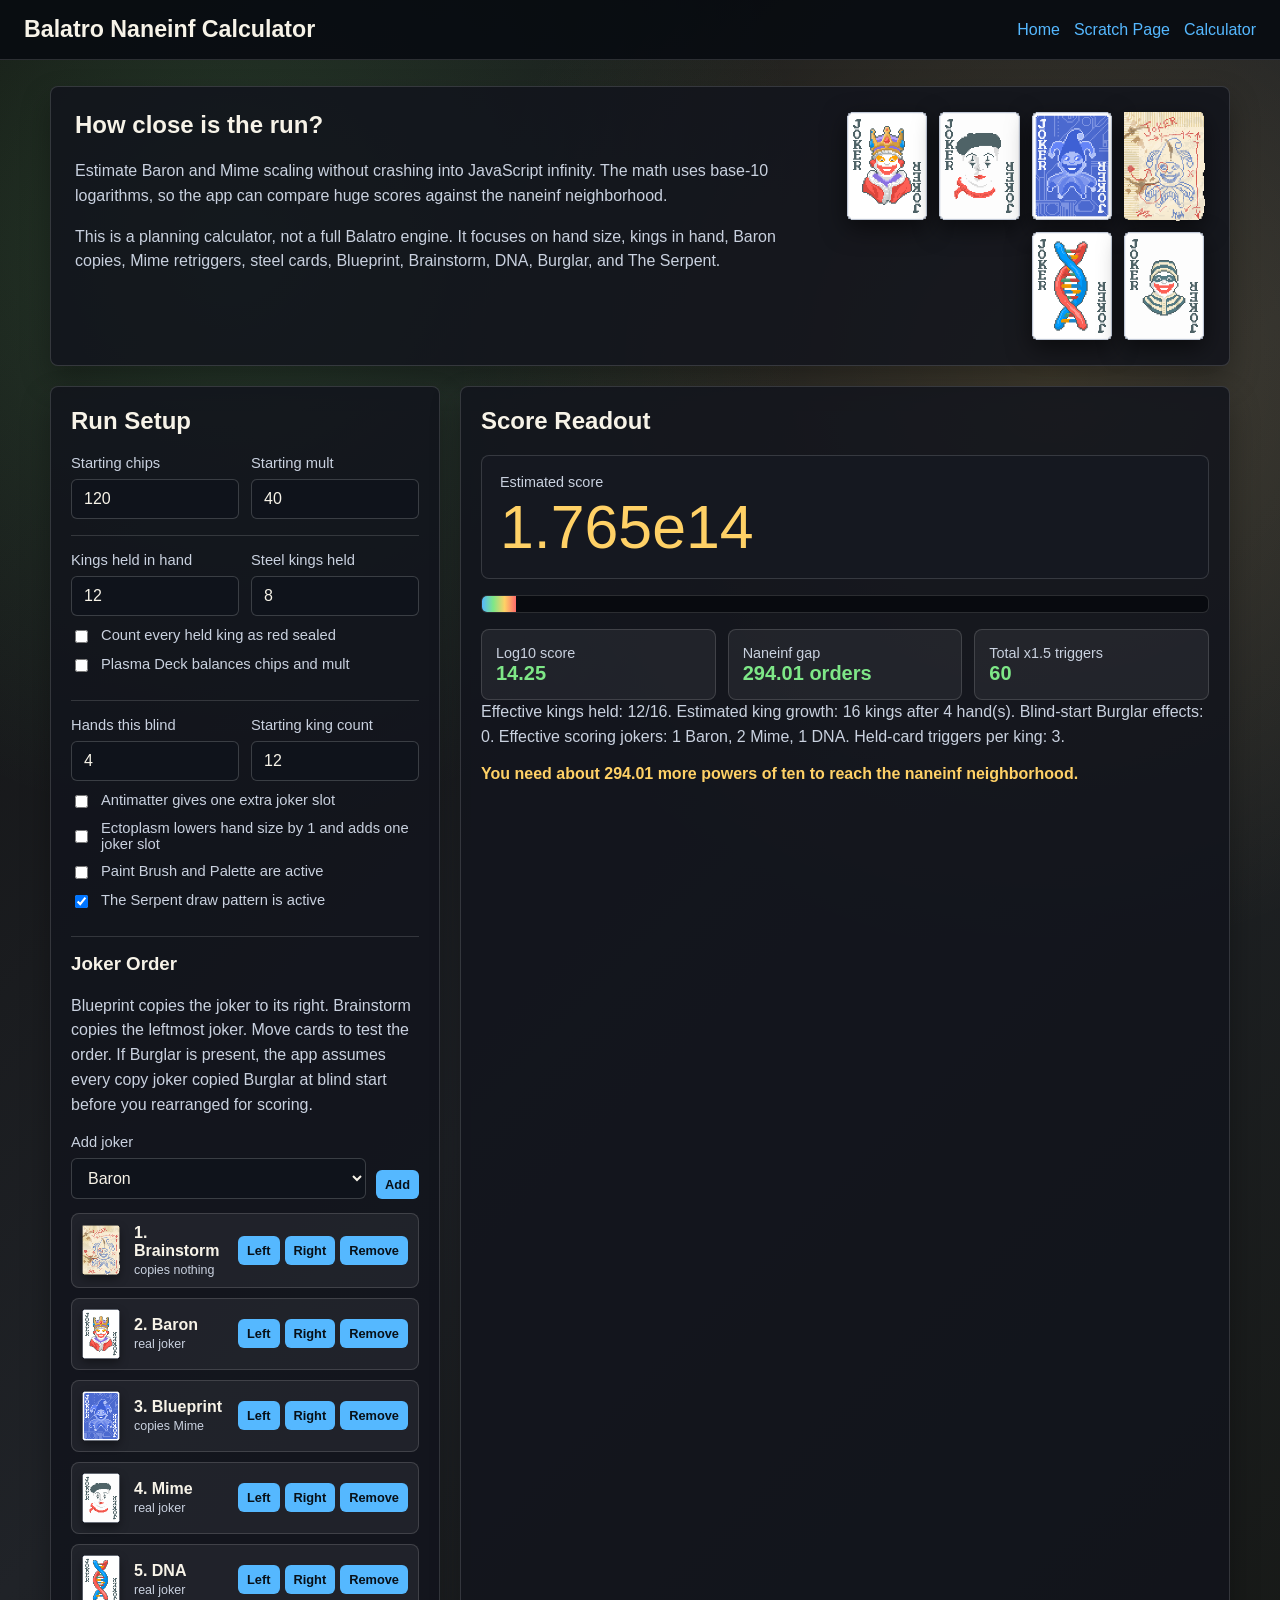
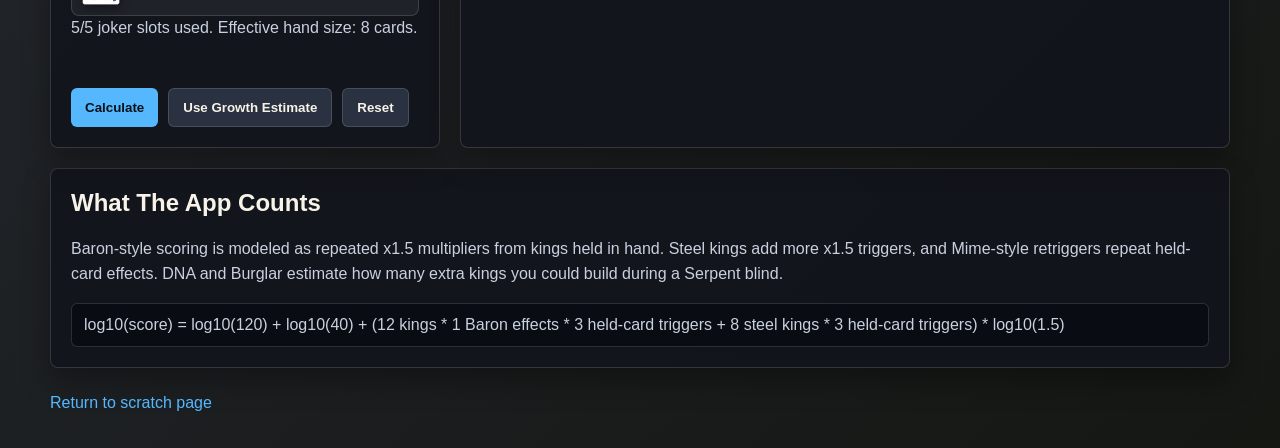
<file: webpages/app.html>
<!DOCTYPE html>
<html lang="en">
<head>
    <meta charset="UTF-8">
    <meta name="viewport" content="width=device-width, initial-scale=1.0">
    <title>Balatro Naneinf Calculator</title>
    <style>
        :root {
            --ink: #f7f3e8;
            --muted: #c9d1df;
            --panel: rgba(18, 20, 28, 0.86);
            --panel-strong: #151820;
            --line: rgba(255, 255, 255, 0.14);
            --blue: #55b8ff;
            --green: #7ee787;
            --gold: #ffd166;
            --red: #ff6b6b;
        }

        * {
            box-sizing: border-box;
        }

        body {
            margin: 0;
            min-height: 100vh;
            background:
                radial-gradient(circle at 18% 12%, rgba(126, 231, 135, 0.18), transparent 28%),
                radial-gradient(circle at 82% 18%, rgba(255, 209, 102, 0.16), transparent 30%),
                linear-gradient(135deg, #101010, #202328 48%, #151713);
            color: var(--ink);
            font-family: Verdana, Geneva, Tahoma, sans-serif;
        }

        header {
            position: sticky;
            top: 0;
            z-index: 10;
            display: flex;
            justify-content: space-between;
            align-items: center;
            gap: 16px;
            padding: 16px 24px;
            background: rgba(9, 12, 18, 0.94);
            border-bottom: 1px solid var(--line);
        }

        h1,
        h2,
        h3,
        p {
            margin-top: 0;
        }

        h1 {
            margin-bottom: 0;
            font-size: 1.45rem;
        }

        a {
            color: var(--blue);
            text-decoration: none;
        }

        a:hover {
            text-decoration: underline;
        }

        nav {
            display: flex;
            gap: 14px;
            white-space: nowrap;
        }

        main {
            width: min(1180px, calc(100% - 32px));
            margin: 26px auto;
        }

        .intro,
        .calculator,
        .results,
        .explain {
            background: var(--panel);
            border: 1px solid var(--line);
            border-radius: 8px;
            box-shadow: 0 14px 30px rgba(0, 0, 0, 0.32);
        }

        .intro {
            display: grid;
            grid-template-columns: 1.3fr 0.7fr;
            gap: 20px;
            padding: 24px;
            margin-bottom: 20px;
        }

        .joker-strip {
            display: flex;
            justify-content: flex-end;
            align-items: center;
            gap: 10px;
            flex-wrap: wrap;
        }

        .joker-strip img {
            height: 110px;
            image-rendering: auto;
            filter: drop-shadow(0 8px 12px rgba(0, 0, 0, 0.55));
        }

        .joker-builder {
            display: grid;
            grid-template-columns: 1fr auto;
            gap: 10px;
            align-items: end;
        }

        .roster-list {
            display: grid;
            gap: 10px;
            margin-top: 14px;
        }

        .roster-card {
            display: grid;
            grid-template-columns: 42px 1fr auto;
            gap: 10px;
            align-items: center;
            padding: 10px;
            border: 1px solid var(--line);
            border-radius: 8px;
            background: rgba(255, 255, 255, 0.06);
        }

        .roster-card.inactive {
            opacity: 0.48;
        }

        .roster-card img {
            width: 38px;
            height: 50px;
            object-fit: contain;
            filter: drop-shadow(0 4px 5px rgba(0, 0, 0, 0.4));
        }

        .roster-name {
            font-weight: 700;
        }

        .roster-copy {
            display: block;
            margin-top: 3px;
            color: var(--muted);
            font-size: 0.78rem;
        }

        .roster-actions {
            display: flex;
            gap: 5px;
            flex-wrap: wrap;
            justify-content: flex-end;
        }

        .roster-actions button,
        .small-button {
            padding: 7px 9px;
            font-size: 0.8rem;
        }

        .app-grid {
            display: grid;
            grid-template-columns: minmax(280px, 390px) 1fr;
            gap: 20px;
        }

        .calculator,
        .results,
        .explain {
            padding: 20px;
        }

        .control-group {
            padding: 16px 0;
            border-top: 1px solid var(--line);
        }

        .control-group:first-of-type {
            border-top: 0;
            padding-top: 0;
        }

        label {
            display: block;
            margin-bottom: 8px;
            color: var(--muted);
            font-size: 0.92rem;
        }

        input[type="number"],
        select {
            width: 100%;
            padding: 10px 12px;
            border: 1px solid rgba(255, 255, 255, 0.18);
            border-radius: 6px;
            background: #0f131b;
            color: var(--ink);
            font: inherit;
        }

        input[type="checkbox"] {
            transform: translateY(1px);
        }

        .two-col {
            display: grid;
            grid-template-columns: 1fr 1fr;
            gap: 12px;
        }

        .check-row {
            display: flex;
            align-items: center;
            gap: 10px;
            margin: 10px 0;
            color: var(--muted);
        }

        .button-row {
            display: flex;
            gap: 10px;
            flex-wrap: wrap;
            margin-top: 16px;
        }

        button {
            border: 0;
            border-radius: 6px;
            padding: 11px 14px;
            background: var(--blue);
            color: #081018;
            font-weight: 700;
            cursor: pointer;
        }

        button.secondary {
            background: #2a3140;
            color: var(--ink);
            border: 1px solid var(--line);
        }

        button:hover {
            filter: brightness(1.08);
        }

        .score-card {
            background: var(--panel-strong);
            border: 1px solid var(--line);
            border-radius: 8px;
            padding: 18px;
            margin-bottom: 16px;
        }

        .score-label {
            color: var(--muted);
            font-size: 0.9rem;
            margin-bottom: 6px;
        }

        .big-number {
            font-size: clamp(1.8rem, 5vw, 3.8rem);
            overflow-wrap: anywhere;
            color: var(--gold);
            line-height: 1.05;
        }

        .distance {
            display: grid;
            grid-template-columns: repeat(3, 1fr);
            gap: 12px;
        }

        .metric {
            background: rgba(255, 255, 255, 0.06);
            border: 1px solid var(--line);
            border-radius: 8px;
            padding: 14px;
        }

        .metric strong {
            display: block;
            color: var(--green);
            font-size: 1.25rem;
            overflow-wrap: anywhere;
        }

        .meter {
            height: 18px;
            overflow: hidden;
            border-radius: 6px;
            background: #080a0f;
            border: 1px solid var(--line);
            margin: 16px 0;
        }

        .meter-fill {
            width: 0%;
            height: 100%;
            background: linear-gradient(90deg, var(--blue), var(--green), var(--gold), var(--red));
            transition: width 180ms ease;
        }

        .note {
            color: var(--muted);
            line-height: 1.55;
        }

        .warning {
            color: var(--gold);
            font-weight: 700;
        }

        .explain {
            margin-top: 20px;
        }

        .formula {
            padding: 12px;
            background: #090c12;
            border: 1px solid var(--line);
            border-radius: 6px;
            color: var(--muted);
            overflow-x: auto;
        }

        footer {
            width: min(1180px, calc(100% - 32px));
            margin: 24px auto 36px;
            color: var(--muted);
        }

        @media (max-width: 820px) {
            header,
            .intro,
            .app-grid,
            .distance {
                grid-template-columns: 1fr;
            }

            header {
                display: block;
            }

            nav {
                margin-top: 12px;
                flex-wrap: wrap;
            }

            .joker-strip {
                justify-content: flex-start;
            }
        }
    </style>
</head>
<body>
    <header id="top">
        <h1>Balatro Naneinf Calculator</h1>
        <nav>
            <a href="../index.html">Home</a>
            <a href="scratch.html">Scratch Page</a>
            <a href="#calculator">Calculator</a>
        </nav>
    </header>

    <main>
        <section class="intro">
            <div>
                <h2>How close is the run?</h2>
                <p class="note">
                    Estimate Baron and Mime scaling without crashing into JavaScript infinity. The math uses base-10 logarithms, so the app can compare huge scores against the naneinf neighborhood.
                </p>
                <p class="note">
                    This is a planning calculator, not a full Balatro engine. It focuses on hand size, kings in hand, Baron copies, Mime retriggers, steel cards, Blueprint, Brainstorm, DNA, Burglar, and The Serpent.
                </p>
            </div>
            <div class="joker-strip" aria-label="Featured jokers">
                <img src="../assets/jokers/Baron.png" alt="Baron Joker">
                <img src="../assets/jokers/Mime.png" alt="Mime Joker">
                <img src="../assets/jokers/Blueprint.png" alt="Blueprint Joker">
                <img src="../assets/jokers/Brainstorm.png" alt="Brainstorm Joker">
                <img src="../assets/jokers/DNA.png" alt="DNA Joker">
                <img src="../assets/jokers/Burglar.png" alt="Burglar Joker">
            </div>
        </section>

        <div class="app-grid" id="calculator">
            <section class="calculator">
                <h2>Run Setup</h2>

                <div class="control-group">
                    <div class="two-col">
                        <div>
                            <label for="chips">Starting chips</label>
                            <input id="chips" type="number" min="1" value="120">
                        </div>
                        <div>
                            <label for="mult">Starting mult</label>
                            <input id="mult" type="number" min="1" value="40">
                        </div>
                    </div>
                </div>

                <div class="control-group">
                    <div class="two-col">
                        <div>
                            <label for="kings">Kings held in hand</label>
                            <input id="kings" type="number" min="0" value="12">
                        </div>
                        <div>
                            <label for="steelKings">Steel kings held</label>
                            <input id="steelKings" type="number" min="0" value="8">
                        </div>
                    </div>
                    <label class="check-row">
                        <input id="redSeals" type="checkbox">
                        Count every held king as red sealed
                    </label>
                    <label class="check-row">
                        <input id="plasma" type="checkbox">
                        Plasma Deck balances chips and mult
                    </label>
                </div>

                <div class="control-group">
                    <div class="two-col">
                        <div>
                            <label for="hands">Hands this blind</label>
                            <input id="hands" type="number" min="1" value="4">
                        </div>
                        <div>
                            <label for="startKings">Starting king count</label>
                            <input id="startKings" type="number" min="0" value="12">
                        </div>
                    </div>
                    <label class="check-row">
                        <input id="antimatter" type="checkbox">
                        Antimatter gives one extra joker slot
                    </label>
                    <label class="check-row">
                        <input id="ectoplasm" type="checkbox">
                        Ectoplasm lowers hand size by 1 and adds one joker slot
                    </label>
                    <label class="check-row">
                        <input id="handVouchers" type="checkbox">
                        Paint Brush and Palette are active
                    </label>
                    <label class="check-row">
                        <input id="serpent" type="checkbox" checked>
                        The Serpent draw pattern is active
                    </label>
                </div>

                <div class="control-group">
                    <h3>Joker Order</h3>
                    <p class="note">
                        Blueprint copies the joker to its right. Brainstorm copies the leftmost joker. Move cards to test the order.
                        If Burglar is present, the app assumes every copy joker copied Burglar at blind start before you rearranged for scoring.
                    </p>
                    <div class="joker-builder">
                        <div>
                            <label for="jokerSelect">Add joker</label>
                            <select id="jokerSelect">
                                <option value="baron">Baron</option>
                                <option value="mime">Mime</option>
                                <option value="blueprint">Blueprint</option>
                                <option value="brainstorm">Brainstorm</option>
                                <option value="dna">DNA</option>
                                <option value="burglar">Burglar</option>
                            </select>
                        </div>
                        <button id="addJokerBtn" type="button" class="small-button">Add</button>
                    </div>
                    <div id="rosterList" class="roster-list" aria-live="polite"></div>
                    <p class="note" id="slotOut"></p>
                </div>

                <div class="button-row">
                    <button id="calculateBtn" type="button">Calculate</button>
                    <button id="copyPlanBtn" class="secondary" type="button">Use Growth Estimate</button>
                    <button id="resetBtn" class="secondary" type="button">Reset</button>
                </div>
            </section>

            <section class="results" aria-live="polite">
                <h2>Score Readout</h2>
                <div class="score-card">
                    <div class="score-label">Estimated score</div>
                    <div class="big-number" id="scoreOut">0</div>
                </div>

                <div class="meter" aria-label="Progress toward naneinf">
                    <div class="meter-fill" id="meterFill"></div>
                </div>

                <div class="distance">
                    <div class="metric">
                        <span class="score-label">Log10 score</span>
                        <strong id="logOut">0</strong>
                    </div>
                    <div class="metric">
                        <span class="score-label">Naneinf gap</span>
                        <strong id="gapOut">0</strong>
                    </div>
                    <div class="metric">
                        <span class="score-label">Total x1.5 triggers</span>
                        <strong id="triggerOut">0</strong>
                    </div>
                </div>

                <p class="note" id="summaryOut"></p>
                <p class="warning" id="warningOut"></p>
            </section>
        </div>

        <section class="explain">
            <h2>What The App Counts</h2>
            <p class="note">
                Baron-style scoring is modeled as repeated x1.5 multipliers from kings held in hand. Steel kings add more x1.5 triggers, and Mime-style retriggers repeat held-card effects. DNA and Burglar estimate how many extra kings you could build during a Serpent blind.
            </p>
            <div class="formula" id="formulaOut"></div>
        </section>
    </main>

    <footer>
        <a href="scratch.html">Return to scratch page</a>
    </footer>

    <script>
        const NANEINF_LOG10 = Math.log10(Number.MAX_VALUE);
        const LOG10_15 = Math.log10(1.5);

        const jokerInfo = {
            baron: {
                name: "Baron",
                image: "../assets/jokers/Baron.png",
                alt: "Baron Joker"
            },
            mime: {
                name: "Mime",
                image: "../assets/jokers/Mime.png",
                alt: "Mime Joker"
            },
            blueprint: {
                name: "Blueprint",
                image: "../assets/jokers/Blueprint.png",
                alt: "Blueprint Joker"
            },
            brainstorm: {
                name: "Brainstorm",
                image: "../assets/jokers/Brainstorm.png",
                alt: "Brainstorm Joker"
            },
            dna: {
                name: "DNA",
                image: "../assets/jokers/DNA.png",
                alt: "DNA Joker"
            },
            burglar: {
                name: "Burglar",
                image: "../assets/jokers/Burglar.png",
                alt: "Burglar Joker"
            }
        };

        const defaultRoster = ["brainstorm", "baron", "blueprint", "mime", "dna"];
        let jokerRoster = [...defaultRoster];

        const defaults = {
            chips: 120,
            mult: 40,
            kings: 12,
            steelKings: 8,
            hands: 4,
            startKings: 12,
            redSeals: false,
            plasma: false,
            antimatter: false,
            ectoplasm: false,
            handVouchers: false,
            serpent: true
        };

        const ids = Object.keys(defaults);

        function getInput(id) {
            return document.getElementById(id);
        }

        function getNumber(id) {
            const value = Number(getInput(id).value);
            return Number.isFinite(value) && value >= 0 ? value : 0;
        }

        function getState() {
            return {
                chips: Math.max(1, getNumber("chips")),
                mult: Math.max(1, getNumber("mult")),
                kings: Math.floor(getNumber("kings")),
                steelKings: Math.floor(getNumber("steelKings")),
                hands: Math.max(1, Math.floor(getNumber("hands"))),
                startKings: Math.floor(getNumber("startKings")),
                redSeals: getInput("redSeals").checked,
                plasma: getInput("plasma").checked,
                antimatter: getInput("antimatter").checked,
                ectoplasm: getInput("ectoplasm").checked,
                handVouchers: getInput("handVouchers").checked,
                serpent: getInput("serpent").checked
            };
        }

        function getEffectiveHandSize(state) {
            return Math.max(1, 8 + (state.handVouchers ? 2 : 0) - (state.ectoplasm ? 1 : 0));
        }

        function getJokerSlots(state) {
            return 5 + (state.antimatter ? 1 : 0) + (state.ectoplasm ? 1 : 0);
        }

        function getActiveRoster(state) {
            return jokerRoster.slice(0, getJokerSlots(state));
        }

        function resolveJoker(index, roster, seen = new Set()) {
            const joker = roster[index];

            if (!joker || seen.has(index)) {
                return "none";
            }

            if (joker === "blueprint") {
                seen.add(index);
                return resolveJoker(index + 1, roster, seen);
            }

            if (joker === "brainstorm") {
                if (index === 0) {
                    return "none";
                }

                seen.add(index);
                return resolveJoker(0, roster, seen);
            }

            return joker;
        }

        function countEffectiveJokers(state) {
            const roster = getActiveRoster(state);
            const counts = {
                baron: 0,
                mime: 0,
                dna: 0,
                burglar: 0,
                none: 0
            };

            roster.forEach((joker, index) => {
                const resolved = resolveJoker(index, roster);
                if (counts[resolved] !== undefined) {
                    counts[resolved] += 1;
                }
            });

            return counts;
        }

        function countBlindStartBurglarEffects(state) {
            const roster = getActiveRoster(state);
            const realBurglars = roster.filter((joker) => joker === "burglar").length;
            const copyJokers = roster.filter((joker) => joker === "blueprint" || joker === "brainstorm").length;

            return realBurglars > 0 ? realBurglars + copyJokers : 0;
        }

        function getCopyDescription(index) {
            const joker = jokerRoster[index];
            const state = getState();
            const roster = getActiveRoster(state);

            if (index >= roster.length) {
                return "inactive until you add a joker slot";
            }

            if (joker === "blueprint") {
                const copied = resolveJoker(index, roster);
                return copied === "none" ? "copies nothing" : `copies ${jokerInfo[copied].name}`;
            }

            if (joker === "brainstorm") {
                const copied = resolveJoker(index, roster);
                return copied === "none" ? "copies nothing" : `copies ${jokerInfo[copied].name}`;
            }

            return "real joker";
        }

        function renderRoster() {
            const rosterList = document.getElementById("rosterList");
            const state = getState();
            const slots = getJokerSlots(state);

            rosterList.innerHTML = "";

            jokerRoster.forEach((joker, index) => {
                const info = jokerInfo[joker];
                const card = document.createElement("div");
                card.className = index >= slots ? "roster-card inactive" : "roster-card";

                card.innerHTML = `
                    <img src="${info.image}" alt="${info.alt}">
                    <div>
                        <span class="roster-name">${index + 1}. ${info.name}</span>
                        <span class="roster-copy">${getCopyDescription(index)}</span>
                    </div>
                    <div class="roster-actions">
                        <button type="button" data-action="left" data-index="${index}" aria-label="Move ${info.name} left">Left</button>
                        <button type="button" data-action="right" data-index="${index}" aria-label="Move ${info.name} right">Right</button>
                        <button type="button" data-action="remove" data-index="${index}" aria-label="Remove ${info.name}">Remove</button>
                    </div>
                `;

                rosterList.appendChild(card);
            });

            document.getElementById("slotOut").textContent =
                `${jokerRoster.length}/${slots} joker slots used. ` +
                `Effective hand size: ${getEffectiveHandSize(state)} cards.`;

            document.getElementById("addJokerBtn").disabled = jokerRoster.length >= slots;
        }

        function formatScientific(logScore) {
            if (!Number.isFinite(logScore)) {
                return "naneinf";
            }

            if (logScore >= NANEINF_LOG10) {
                return "naneinf";
            }

            if (logScore < 6) {
                return Math.round(Math.pow(10, logScore)).toLocaleString();
            }

            const exponent = Math.floor(logScore);
            const mantissa = Math.pow(10, logScore - exponent);
            return `${mantissa.toFixed(3)}e${exponent}`;
        }

        function log10Add(leftLog, rightLog) {
            const larger = Math.max(leftLog, rightLog);
            const smaller = Math.min(leftLog, rightLog);
            return larger + Math.log10(1 + Math.pow(10, smaller - larger));
        }

        function calculate() {
            const state = getState();
            const counts = countEffectiveJokers(state);
            const burglarStartEffects = countBlindStartBurglarEffects(state);
            const handSize = getEffectiveHandSize(state);
            const availableHands = state.hands + (burglarStartEffects * 3);
            const serpentStackedCards = state.serpent ? availableHands * 2 : 0;
            const heldCardCapacity = handSize + serpentStackedCards;
            const activeKings = Math.min(state.kings, heldCardCapacity);
            const steelKings = Math.min(state.steelKings, activeKings);
            const baronEffects = counts.baron;
            const mimeEffects = counts.mime;
            const redSealRetriggers = state.redSeals ? 1 : 0;
            const heldCardTriggers = 1 + mimeEffects + redSealRetriggers;

            const baronTriggers = activeKings * baronEffects * heldCardTriggers;
            const steelTriggers = steelKings * heldCardTriggers;
            const totalTriggers = baronTriggers + steelTriggers;

            const logChips = Math.log10(state.chips);
            const logFinalMult = Math.log10(state.mult) + totalTriggers * LOG10_15;
            const logScore = state.plasma
                ? 2 * (log10Add(logChips, logFinalMult) - Math.log10(2))
                : logChips + logFinalMult;
            const gap = Math.max(0, NANEINF_LOG10 - logScore);
            const progress = Math.max(0, Math.min(100, (logScore / NANEINF_LOG10) * 100));

            const dnaGrowth = counts.dna * availableHands;
            const estimatedKings = Math.min(heldCardCapacity, state.startKings + dnaGrowth + serpentStackedCards);

            document.getElementById("scoreOut").textContent = formatScientific(logScore);
            document.getElementById("logOut").textContent = logScore.toFixed(2);
            document.getElementById("gapOut").textContent = gap === 0 ? "there" : `${gap.toFixed(2)} orders`;
            document.getElementById("triggerOut").textContent = totalTriggers.toLocaleString();
            document.getElementById("meterFill").style.width = `${progress}%`;

            document.getElementById("summaryOut").textContent =
                `Effective kings held: ${activeKings}/${heldCardCapacity}. Estimated king growth: ${estimatedKings} kings after ${availableHands} hand(s). ` +
                `Blind-start Burglar effects: ${burglarStartEffects}. Effective scoring jokers: ${baronEffects} Baron, ${mimeEffects} Mime, ${counts.dna} DNA. ` +
                `Held-card triggers per king: ${heldCardTriggers}.`;

            document.getElementById("warningOut").textContent =
                logScore >= NANEINF_LOG10
                    ? "The calculator expects this setup to cross JavaScript's infinity line. That is naneinf territory."
                    : `You need about ${gap.toFixed(2)} more powers of ten to reach the naneinf neighborhood.`;

            document.getElementById("formulaOut").textContent =
                state.plasma
                    ? `final mult = ${state.mult} * 1.5^${totalTriggers}; log10(score) = 2 * log10((${state.chips} + final mult) / 2)`
                    : `log10(score) = log10(${state.chips}) + log10(${state.mult}) + ` +
                        `(${activeKings} kings * ${baronEffects} Baron effects * ${heldCardTriggers} held-card triggers + ` +
                        `${steelKings} steel kings * ${heldCardTriggers} held-card triggers) * log10(1.5)`;

            renderRoster();
        }

        function useGrowthEstimate() {
            const state = getState();
            const counts = countEffectiveJokers(state);
            const burglarStartEffects = countBlindStartBurglarEffects(state);
            const handSize = getEffectiveHandSize(state);
            const availableHands = state.hands + (burglarStartEffects * 3);
            const serpentStackedCards = state.serpent ? availableHands * 2 : 0;
            const heldCardCapacity = handSize + serpentStackedCards;
            const dnaGrowth = counts.dna * availableHands;
            const estimatedKings = Math.min(heldCardCapacity, state.startKings + dnaGrowth + serpentStackedCards);

            getInput("kings").value = estimatedKings;
            getInput("steelKings").value = Math.min(getNumber("steelKings"), estimatedKings);
            calculate();
        }

        function resetValues() {
            ids.forEach((id) => {
                const input = getInput(id);
                if (input.type === "checkbox") {
                    input.checked = defaults[id];
                } else {
                    input.value = defaults[id];
                }
            });
            jokerRoster = [...defaultRoster];
            calculate();
        }

        function addJoker() {
            const state = getState();
            if (jokerRoster.length >= getJokerSlots(state)) {
                return;
            }

            jokerRoster.push(getInput("jokerSelect").value);
            calculate();
        }

        function moveJoker(index, direction) {
            const nextIndex = index + direction;
            if (nextIndex < 0 || nextIndex >= jokerRoster.length) {
                return;
            }

            [jokerRoster[index], jokerRoster[nextIndex]] = [jokerRoster[nextIndex], jokerRoster[index]];
            calculate();
        }

        function removeJoker(index) {
            jokerRoster.splice(index, 1);
            calculate();
        }

        document.getElementById("rosterList").addEventListener("click", (event) => {
            const button = event.target.closest("button");
            if (!button) {
                return;
            }

            const index = Number(button.dataset.index);

            if (button.dataset.action === "left") {
                moveJoker(index, -1);
            }

            if (button.dataset.action === "right") {
                moveJoker(index, 1);
            }

            if (button.dataset.action === "remove") {
                removeJoker(index);
            }
        });

        document.getElementById("calculateBtn").addEventListener("click", calculate);
        document.getElementById("addJokerBtn").addEventListener("click", addJoker);
        document.getElementById("copyPlanBtn").addEventListener("click", useGrowthEstimate);
        document.getElementById("resetBtn").addEventListener("click", resetValues);

        document.querySelectorAll("input").forEach((input) => {
            input.addEventListener("input", calculate);
            input.addEventListener("change", calculate);
        });

        calculate();
    </script>
</body>
</html>
</file>
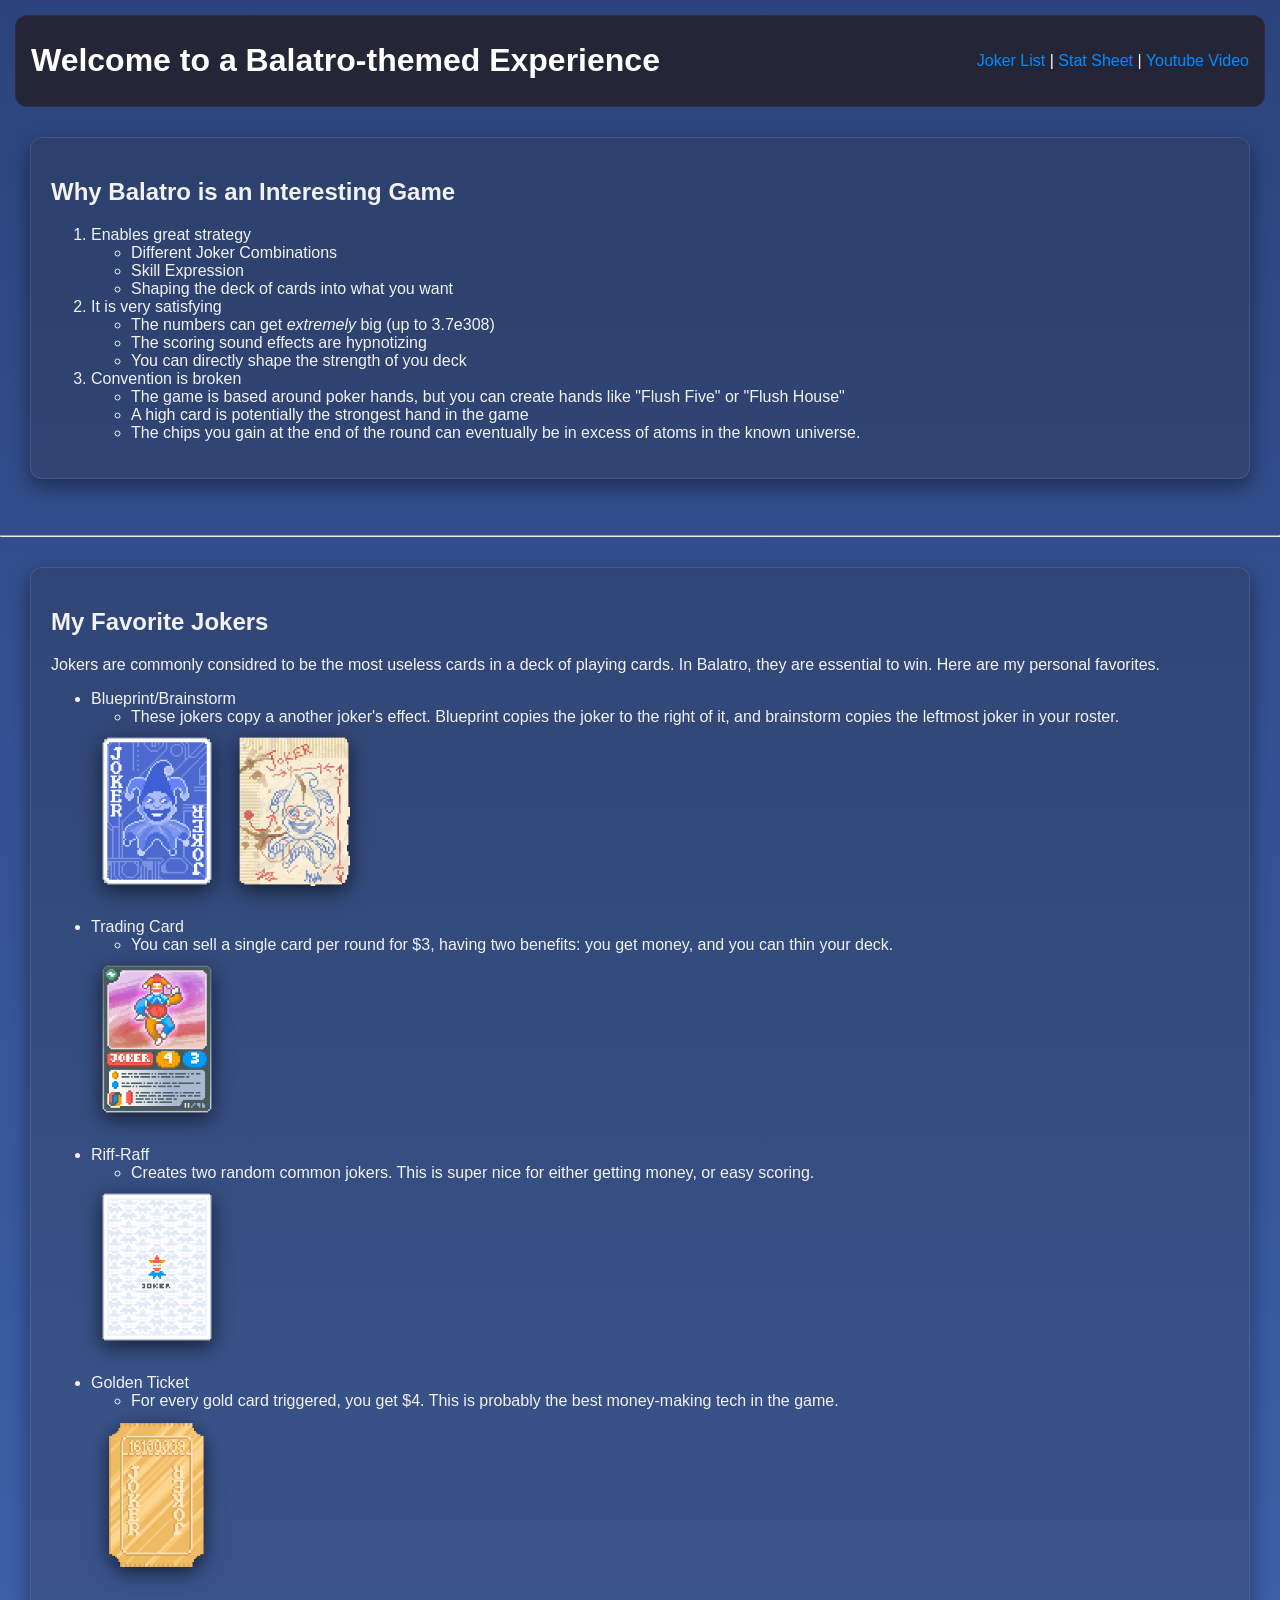
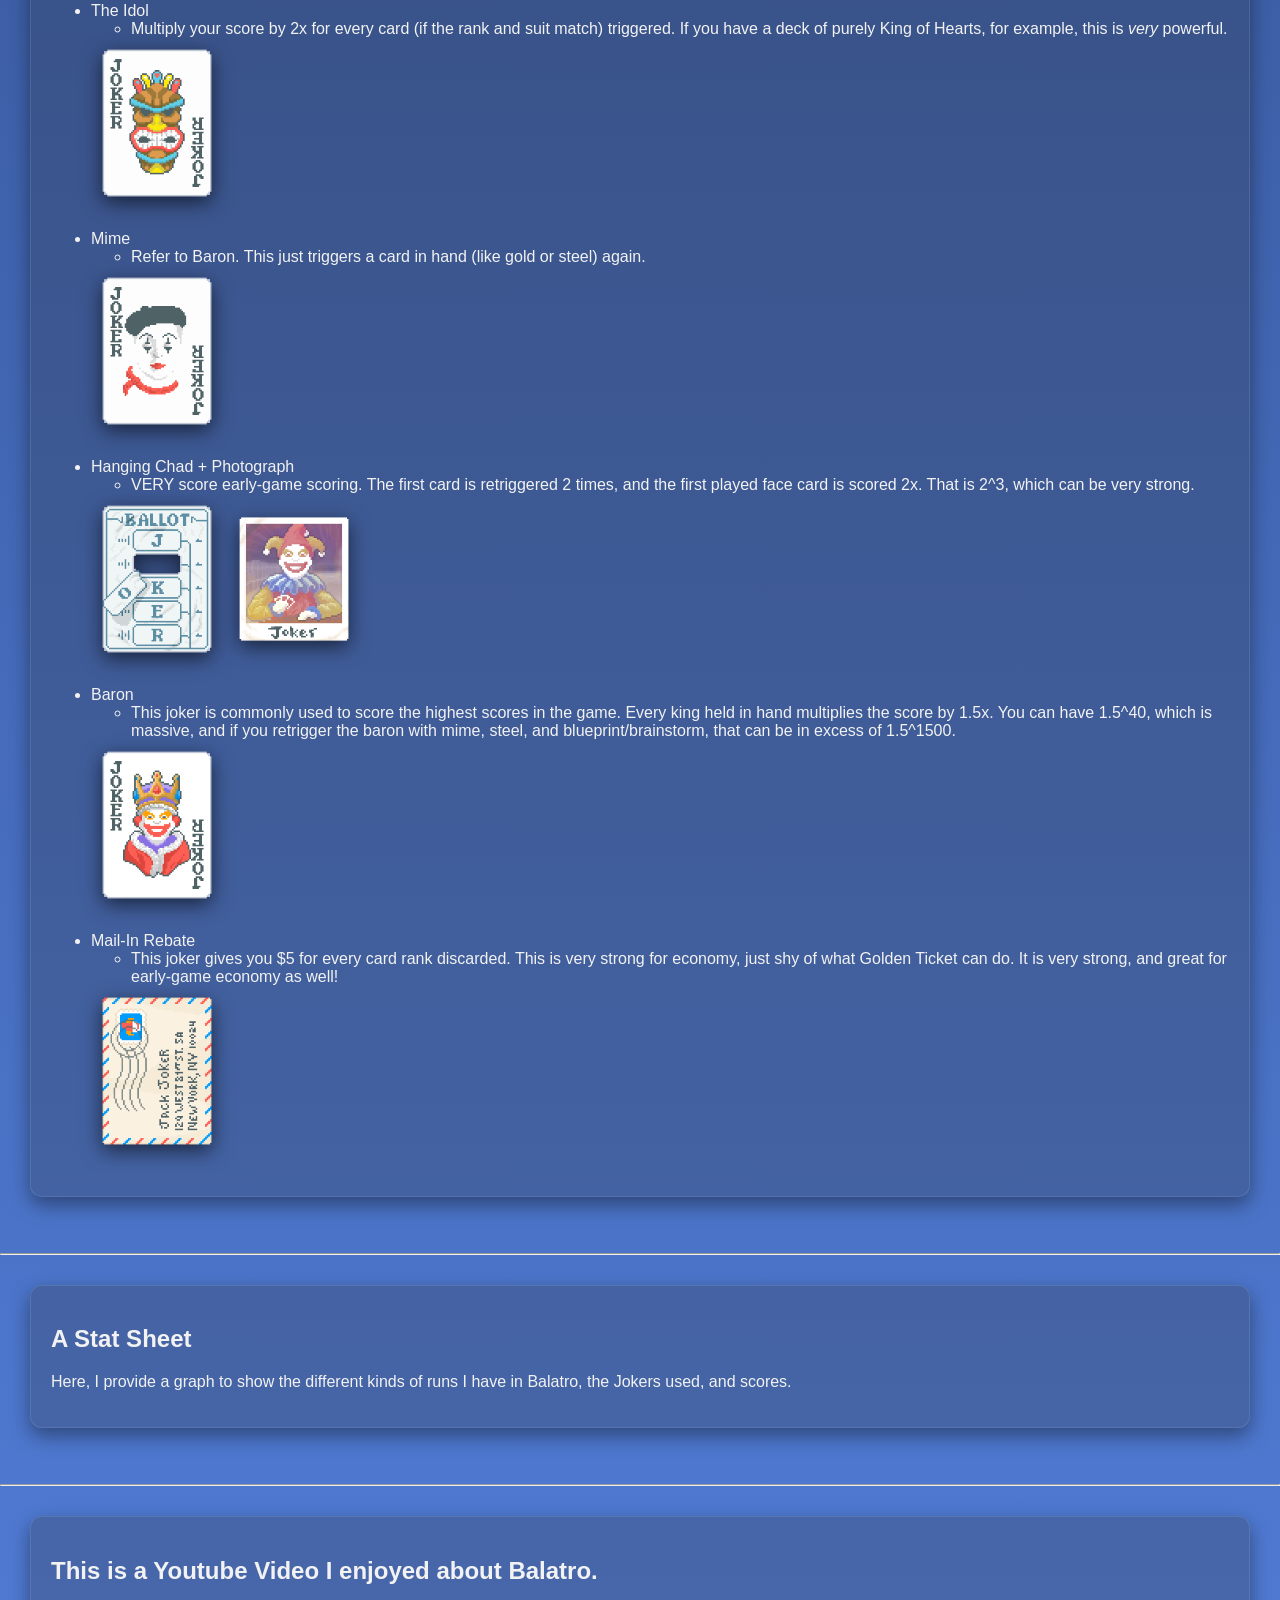
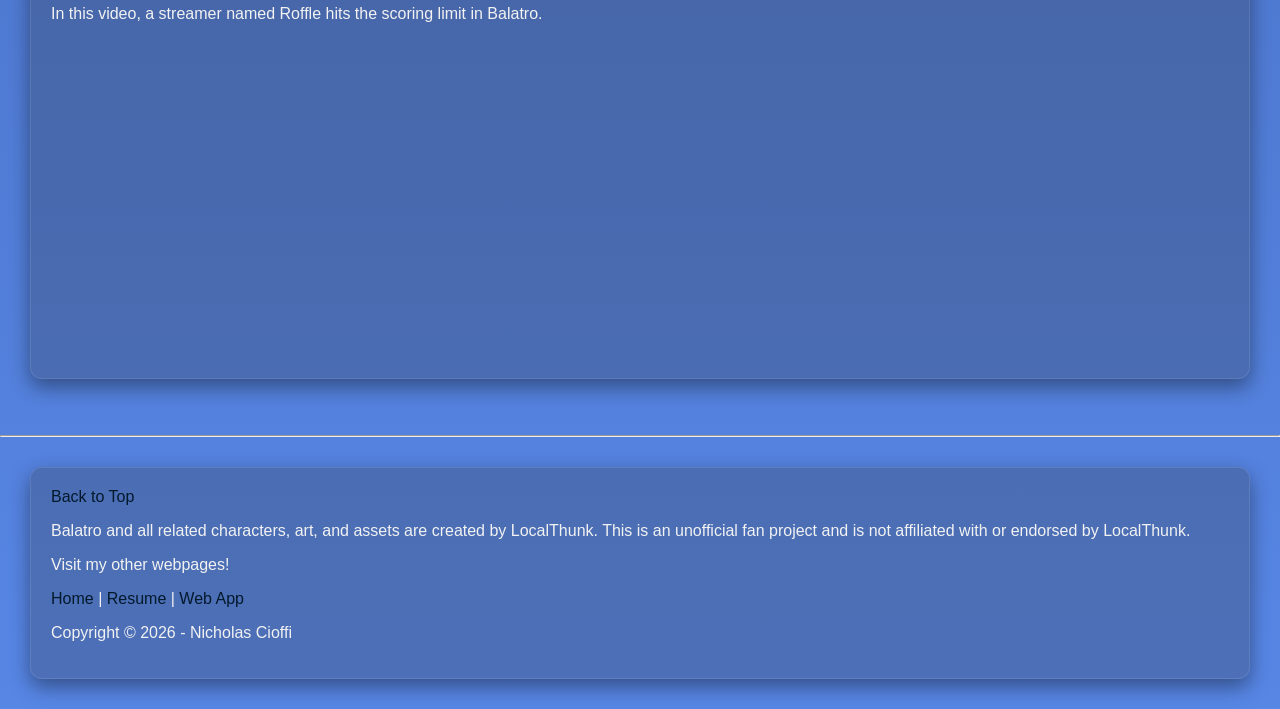
<file: webpages/scratch.html>
<!DOCTYPE html>
<html lang="en">
<head>
    <meta charset="UTF-8">
    <meta name="viewport" content="width=device-width, initial-scale=1.0">
    <title>Welcome to Balatro</title>
    
    <!--Default Stylesheet-->
    <link href="../css/jokers.css" rel="stylesheet" />
</head>
<body>
    <!--Return to top-->
    <div id="top"> </div>
    
    <!--Header-->
    <div class="header" >
        <header class="link">
            <h1>Welcome to a Balatro-themed Experience</h1>
            <div>
                <p>
                    <a href="#fav">Joker List</a> |
                    <a href="#tab">Stat Sheet</a> |
                    <a href="#vid">Youtube Video</a>
                </p>
            </div>
        </header>
    </div>
    
    
    
    <!--The Ordered List section-->
    <div class="lists section" id="list">
        <h2>Why Balatro is an Interesting Game</h2>
            <ol>
                <li>Enables great strategy
                    <ul>
                        <li>Different Joker Combinations</li>
                        <li>Skill Expression</li>
                        <li>Shaping the deck of cards into what you want</li>
                    </ul>
                </li>
                <li>It is very satisfying
                    <ul>
                        <li>The numbers can get <i>extremely</i> big (up to 3.7e308)</li>
                        <li>The scoring sound effects are hypnotizing</li>
                        <li>You can directly shape the strength of you deck</li>
                    </ul>
                </li>
                <li>Convention is broken
                    <ul>
                        <li>The game is based around poker hands, but you can create hands like "Flush Five" or "Flush House"</li>
                        <li>A high card is potentially the strongest hand in the game</li>
                        <li>The chips you gain at the end of the round can eventually be in excess of atoms in the known universe.</li>
                    </ul>
                </li>
            </ol>
    </div>
    <br>
    <hr>

    <!--My Personal Favorite Jokers-->
    <div class="favs section" id="fav">
        <h2>My Favorite Jokers</h2>
        <p>Jokers are commonly considred to be the most useless cards in a deck of playing cards. 
            In Balatro, they are essential to win. Here are my personal favorites.</p>
        <ul>
            <li>Blueprint/Brainstorm
                <ul>
                    <li>These jokers copy a another joker's effect. Blueprint copies the joker to the right of it, and brainstorm copies the leftmost joker in your roster.</li>
                </ul>
                <img src="../assets/jokers/Blueprint.png" alt="Blueprint Joker" class="joker-img" height="150">
                <img src="../assets/jokers/Brainstorm.png" alt="Brainstorm Joker" class="joker-img" height="150">

            </li>
            <br>
            <li>Trading Card
                <ul>
                    <li>You can sell a single card per round for $3, having two benefits: you get money, and you can thin your deck.</li>
                </ul>
                <img src="../assets/jokers/Trading_Card.png" alt="Trading Card Joker" class="joker-img" height="150">
            </li>
            <br>
            <li>Riff-Raff
                <ul>
                    <li>Creates two random common jokers. This is super nice for either getting money, or easy scoring.</li>
                </ul>
                <img src="../assets/jokers/Riff-Raff.png" alt="Riff-Raff Joker" class="joker-img" height="150">
            </li>
            <br>
            <li>Golden Ticket
                <ul>
                    <li>For every gold card triggered, you get $4. This is probably the best money-making tech in the game.</li>
                </ul>
                <img src="../assets/jokers/Golden_Ticket.png" alt="Golden Ticket Joker" class="joker-img" height="150">
            </li> 
            <br>
            <li>The Idol
                <ul>
                    <li>Multiply your score by 2x for every card (if the rank and suit match) triggered. If you have a deck of purely King of Hearts, for example, this is <i>very</i> powerful.</li>
                </ul>
                <img src="../assets/jokers/The_Idol.png" alt="The Idol Joker" class="joker-img" height="150">
            </li>
            <br>
            <li>Mime
                <ul>
                    <li>Refer to Baron. This just triggers a card in hand (like gold or steel) again.</li>
                </ul>
                <img src="../assets/jokers/Mime.png" alt="Mime Joker" class="joker-img" height="150">
            </li>
            <br>
            <li>Hanging Chad + Photograph
                <ul>
                    <li>VERY score early-game scoring. The first card is retriggered 2 times, and the first played face card is scored 2x. That is 2^3, which can be very strong.</li>
                </ul>
                <img src="../assets/jokers/Hanging_Chad.png" alt="Hanging Chad Joker" class="joker-img" height="150">
                <img src="../assets/jokers/Photograph.png" alt="Photograph Joker" class="joker-img" height="150">
            </li>
            <br>
            <li> Baron
                <ul>
                    <li>This joker is commonly used to score the highest scores in the game. Every king held in hand multiplies the score by 1.5x. You can have 1.5^40, which is massive, and if you retrigger the baron with mime, steel, and blueprint/brainstorm, that can be in excess of 1.5^1500.</li>
                </ul>
                <img src="../assets/jokers/Baron.png" alt="Baron Joker" class="joker-img" height="150">
            </li>
            <br>
            <li> Mail-In Rebate
                <ul>
                    <li>This joker gives you $5 for every card rank discarded. This is very strong for economy, just shy of what Golden Ticket can do. It is very strong, and great for early-game economy as well!</li>
                </ul>
                <img src="../assets/jokers/Mail-In_Rebate.png" alt="Main-In Rebate Joker" class="joker-img" height="150">
            </li>
        </ul>
    </div>

    <br>
    <hr>

    <!--A Tableau graph of my most commonly used jokers-->
    <div class="graph section" id="tab">
        <h2>A Stat Sheet</h2>
        <p>Here, I provide a graph to show the different kinds of runs I have in Balatro, the Jokers used, and scores.</p>
        <div class='tableauPlaceholder' id='viz1776108796843' style='position: relative'><noscript><a href='#'><img alt='Jokers Comparisons ' src='https:&#47;&#47;public.tableau.com&#47;static&#47;images&#47;AB&#47;ABalatroStatSheet&#47;Sheet1&#47;1_rss.png' style='border: none' /></a></noscript><object class='tableauViz'  style='display:none;'><param name='host_url' value='https%3A%2F%2Fpublic.tableau.com%2F' /> <param name='embed_code_version' value='3' /> <param name='site_root' value='' /><param name='name' value='ABalatroStatSheet&#47;Sheet1' /><param name='tabs' value='no' /><param name='toolbar' value='yes' /><param name='static_image' value='https:&#47;&#47;public.tableau.com&#47;static&#47;images&#47;AB&#47;ABalatroStatSheet&#47;Sheet1&#47;1.png' /> <param name='animate_transition' value='yes' /><param name='display_static_image' value='yes' /><param name='display_spinner' value='yes' /><param name='display_overlay' value='yes' /><param name='display_count' value='yes' /><param name='language' value='en-US' /></object></div>                <script type='text/javascript'>                    var divElement = document.getElementById('viz1776108796843');                    var vizElement = divElement.getElementsByTagName('object')[0];                    vizElement.style.width='100%';vizElement.style.height=(divElement.offsetWidth*0.75)+'px';                    var scriptElement = document.createElement('script');                    scriptElement.src = 'https://public.tableau.com/javascripts/api/viz_v1.js';                    vizElement.parentNode.insertBefore(scriptElement, vizElement);                </script>
    </div>

    <br>
    <hr>


    <!--A Youtube Video I like-->
    <div class="video section" id="vid">
        <h2>This is a Youtube Video I enjoyed about Balatro.</h2>
        <p>In this video, a streamer named <a>Roffle</a> hits the scoring limit in Balatro.</p>
        <iframe width="560" height="315" src="https://www.youtube.com/embed/Xp5N2C73ptE?si=VrMKNawBcnCdMYJo" title="YouTube video player" frameborder="0" allow="accelerometer; autoplay; clipboard-write; encrypted-media; gyroscope; picture-in-picture; web-share" referrerpolicy="strict-origin-when-cross-origin" allowfullscreen></iframe>
    </div>


    <br>
    <hr>

    <!--Footer-->
    <div class="section">
        <footer>
            <div class="footer-link">
                <a href="#top">Back to Top</a>
            </div>
            <p>Balatro and all related characters, art, and assets are created by LocalThunk. This is an unofficial fan project and is not affiliated with or endorsed by LocalThunk.</p>
            <p>Visit my other webpages!</p>
            <div class="footer-link">
                <a href="../index.html">Home</a> |
                <a href="../resume.html">Resume</a> |
                <a href="app.html">Web App</a>
            </div>
            <p>Copyright &copy; 2026 - Nicholas Cioffi</p>
        </footer>
    </div>

    
</body>
</html>
</file>
<file: css/jokers.css>
body {
    background: linear-gradient(#2b447d, #5786e5 );
    color: #f2f2f2;
    margin: 0;
    font-family: "Avenir", "Helvetica Neue", Helvetica, Arial, sans-serif;
}

.header {
    position: sticky;
    top: 0;
    z-index: 100;
    background-color: white;
    background: rgb(37, 37, 56);
    border: 1px solid rgba(128, 125, 125, 0.1);
    border-radius: 12px;
    padding: 5px;
    margin: 15px;  
}

.header h1 {
    padding-left: 10px;
    color: white;
}

.header header{
    display: flex;
    justify-content: space-between;
    align-items: center;
    color: white;
}

.link {
    text-align: right;
    text-decoration: none;
    padding-right: 10px;
    white-space: nowrap;
}

.link a {
    color: rgb(0, 140, 255);
    text-decoration: none;
}

.link a:visited {
    color: rgb(0, 140, 255);
}

.link a:hover {
    text-decoration: underline;
}

.footer-link {
    text-align: left;
}

.footer-link a {
    color: rgb(3, 25, 44);
    text-decoration: none;
}

.footer-link a:visited {
    color: rgb(3, 25, 44);
}

.footer-link a:hover {
    text-decoration: underline;
}

.section {
  background: rgba(48, 48, 54, 0.25);
  border: 1px solid rgba(255,255,255,0.1);
  border-radius: 12px;
  padding: 20px;
  margin: 30px;
  box-shadow: 0 8px 20px rgba(0,0,0,0.4);
}

img {
    padding: 10px;
    filter: drop-shadow(0 6px 10px rgba(0,0,0,0.6));
}
</file>
